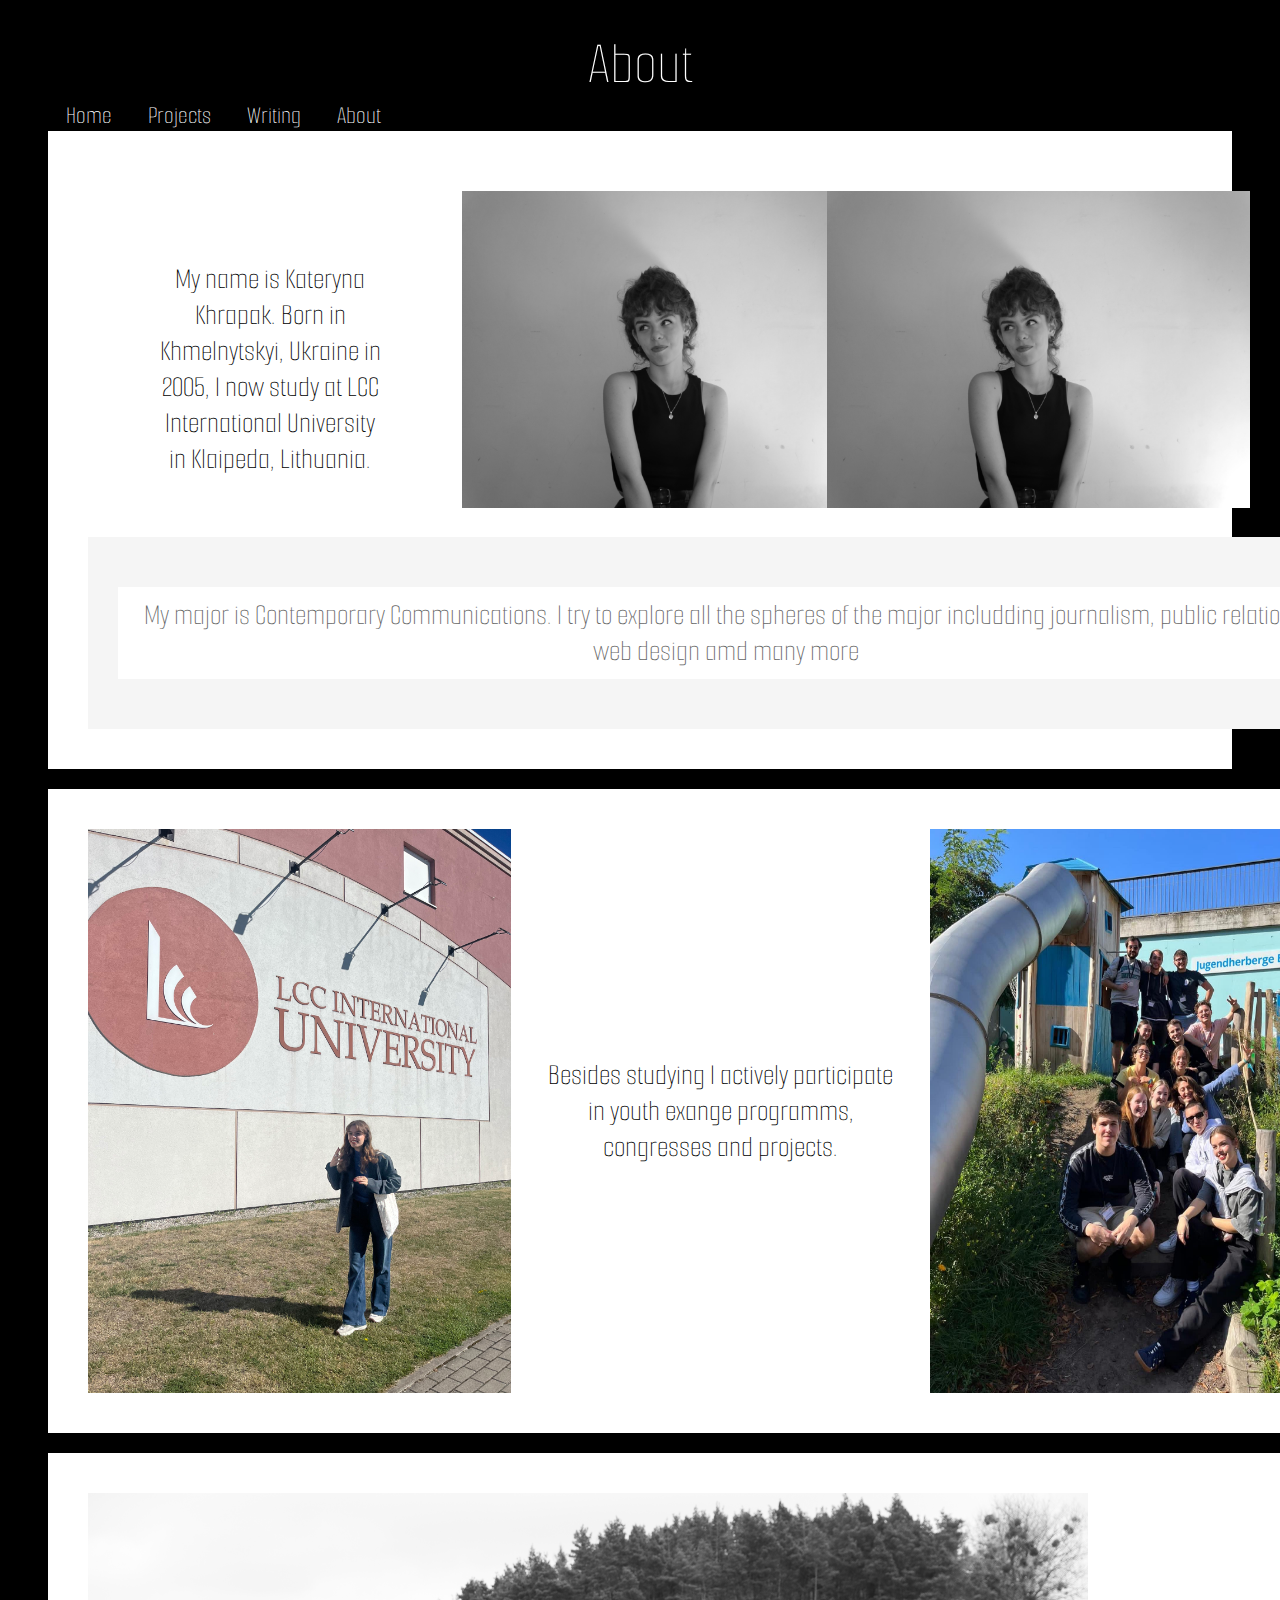
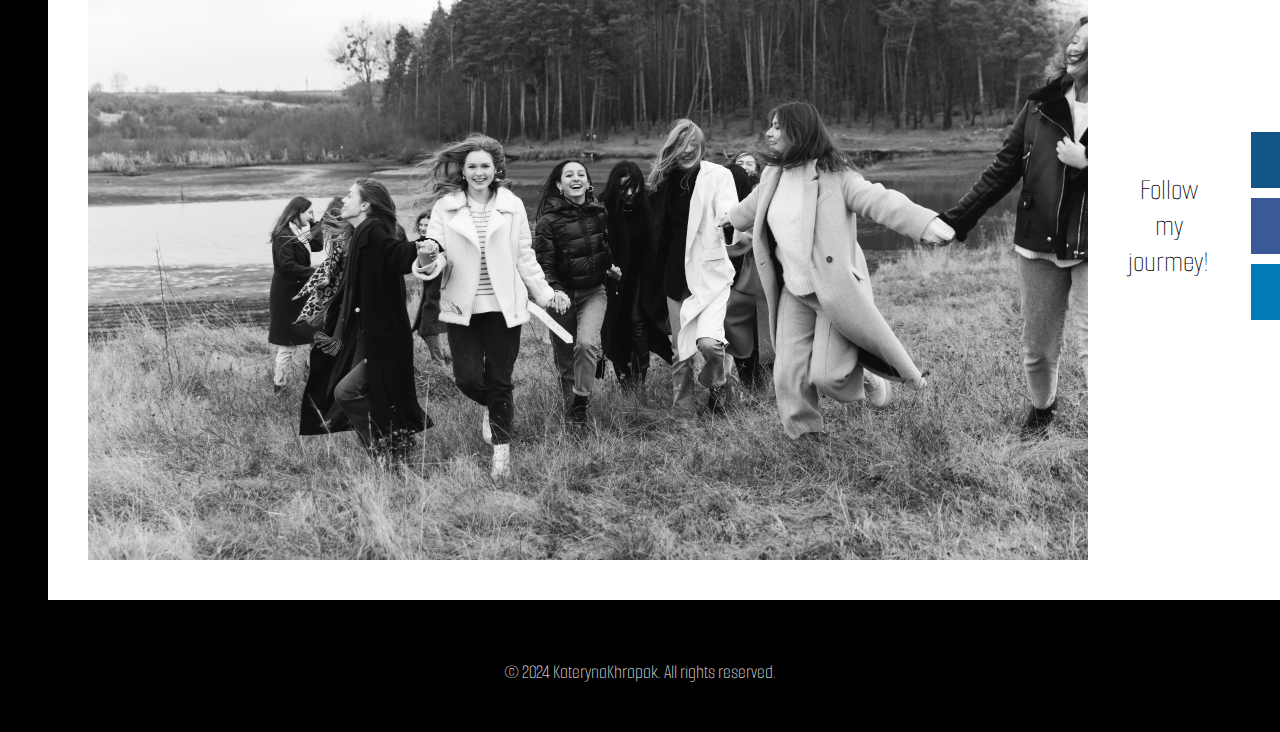
<file: about.html>
<!DOCTYPE html>
<html>
<head>
<title>Personal Project</title>
<link rel="stylesheet" href="style.css">
<link rel="preconnect" href="https://fonts.googleapis.com">
<link rel="preconnect" href="https://fonts.gstatic.com" crossorigin>
<link href="https://fonts.googleapis.com/css2?family=Cormorant+Garamond:ital,wght@0,300;0,400;0,500;0,600;0,700;1,300;1,400;1,500;1,600;1,700&family=Playfair+Display:ital,wght@0,400..900;1,400..900&family=Quicksand:wght@300..700&family=Rajdhani:wght@300;400;500;600;700&family=Raleway:ital,wght@0,100..900;1,100..900&family=Satisfy&family=Smooch+Sans:wght@100..900&family=Source+Code+Pro:ital,wght@0,300;1,300&display=swap" rel="stylesheet">
<link rel="stylesheet" href="https://cdnjs.cloudflare.com/ajax/libs/font-awesome/4.7.0/css/font-awesome.min.css">
<style>
body {
  font-family: "Smooch Sans", sans-serif;
  background-color: black;
}
</style>
</head>
<body>
  </div>

<div style="max-width:1500px">

  <!-- Header -->
  <header>
    <h2 class="heading">About</h2>
    <nav>
			<ul>
			  <li><a href="index.html">Home</a></li>
			  <li><a href="projects.html">Projects</a></li>
			  <li><a href="writing.html">Writing</a></li>
			  <li><a href="about.html">About</a></li>
			</ul>
        </nav>
  </header>
</div>

<main>
<div class="two-column">
<div>
  <p style="font-size: 30px; padding-top: 20px; margin: 50px;">
    My name is Kateryna Khrapak. Born in Khmelnytskyi, Ukraine in 2005, I now study at LCC International University in Klaipeda, Lithuania.
  </p>
</div>
<div>
    <img class="city-picture" src="IMG_9822.jpg" alt="portrait picture" />

</div>
<div>
    <img class="city-picture" src="IMG_9822.jpg" alt="portrait picture" />
</div>
<section style="background-color: #f5f5f5; padding: 20px; width: 1225px;">

  <p style="color: #666; font-size:30px; text-align: center;">My major is Contemporary Communications. I try to explore all the spheres of the major includding journalism, public relations, web design amd many more</p>
</section>
</div>
<section class="horizontal-section">
  <img class="uni-picture" src="IMG_1241.jpg" alt="a person near a university">
  <div class="text-container">
    <p style="font-size: 30px;">Besides studying I actively participate in youth exange programms, congresses and projects.</p>
  </div>
  <img class="uni-picture" style="padding-left: 20px; margin-right: 0px;" src="A5A68F9B-C518-45A1-8BFE-2B570A3D4346.JPG" alt="a group picture">
</section>
<section class="horizontal-section">
  <img class="people-picture" src="IMG_2282.JPG" alt="people in black and white">
  <div class="text-container">
    <p style="font-size: 30px; padding: 30px;">Follow my jourmey!</p>
  </div>
  <div class="row social" align="center">


     <a href="https://www.instagram.com/katia_khrapak?igsh=eDZkeXFna293MGlo" class="fa fa-instagram"></a>
     <a href="https://www.facebook.com/profile.php?id=100045488798828" class="fa fa-facebook"></a>
     <a href="https://www.linkedin.com/in/kateryna-khrapak-1ba0b2254" class="fa fa-linkedin"></a>

   </div>
</section>

</main>
<!-- Footer / About Section -->
<footer id="about">
    <p style="background-color: black">&copy; 2024 KaterynaKhrapak. All rights reserved.</p>

</footer>

</body>
</html>
</file>
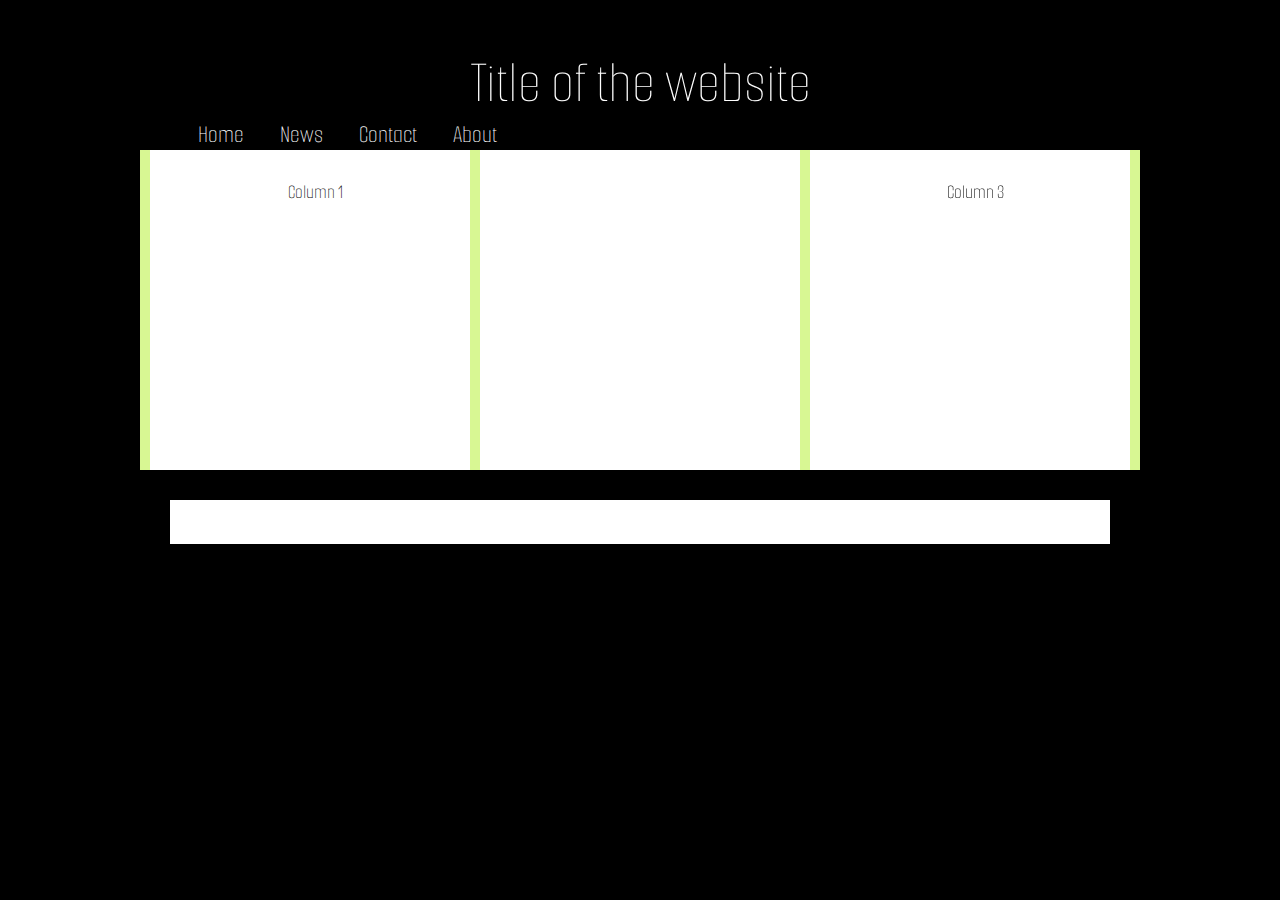
<file: Personal Website 4.html>
<!DOCTYPE html>
<html>
  <head>
    <title> Personal Website</title>
    <link rel="stylesheet" href="style.css" />
    <link rel="preconnect" href="https://fonts.googleapis.com">
    <link rel="preconnect" href="https://fonts.gstatic.com" crossorigin>
    <link href="https://fonts.googleapis.com/css2?family=Cormorant+Garamond:ital,wght@0,300;0,400;0,500;0,600;0,700;1,300;1,400;1,500;1,600;1,700&family=Playfair+Display:ital,wght@0,400..900;1,400..900&family=Quicksand:wght@300..700&family=Rajdhani:wght@300;400;500;600;700&family=Raleway:ital,wght@0,100..900;1,100..900&family=Satisfy&family=Smooch+Sans:wght@100..900&family=Source+Code+Pro:ital,wght@0,300;1,300&display=swap" rel="stylesheet">
  </head>
  <style>
  body {
    font-family: "Smooch Sans", sans-serif;
  }
  </style>
  <body id="home">
    font-family: "Smooch Sans", sans-serif;
    <div id="container">
      <header>
        <h2>Title of the website</h2>
        <nav>
			<ul>
			  <li class="active"><a href="index.html">Home</a></li>
			  <li><a href="news.html">News</a></li>
			  <li><a href="contact.html">Contact</a></li>
			  <li><a href="about.html">About</a></li>
			</ul>
        </nav>
      </header>
      <main>
      <div class="three-column">
        <div>
          <p> Column 1 </p>
        </div>
        <div>
          <iframe width="560" height="315" src="https://www.youtube.com/embed/bO755nPA8wM" title="YouTube video player" frameborder="0" allow="accelerometer; autoplay; clipboard-write; encrypted-media; gyroscope; picture-in-picture; web-share" allowfullscreen></iframe>
        </div>
        <div>
          <p> Column 3 </p>
        </div>
      </div>
      </main>
      <footer>
        <p>
          Footer text
        </p>
      </footer>
    </div>
  </body>
</html>
</file>
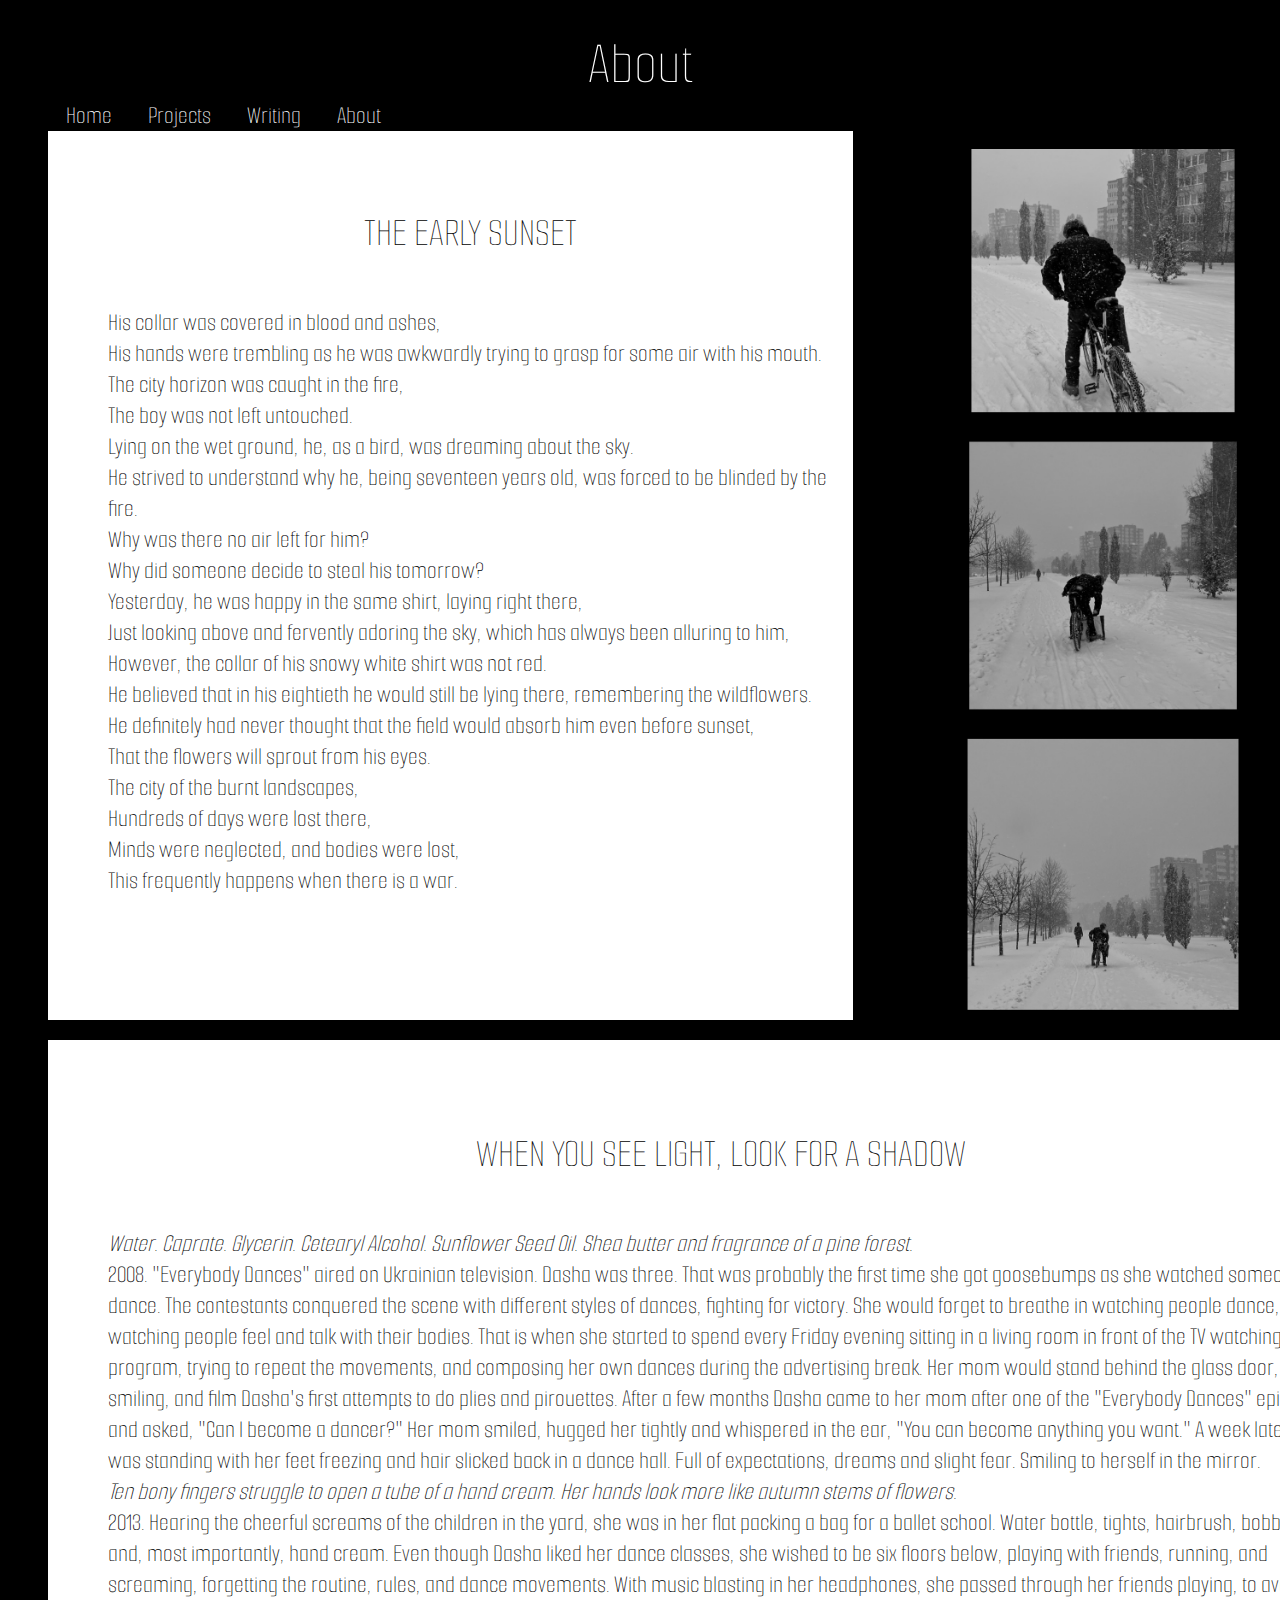
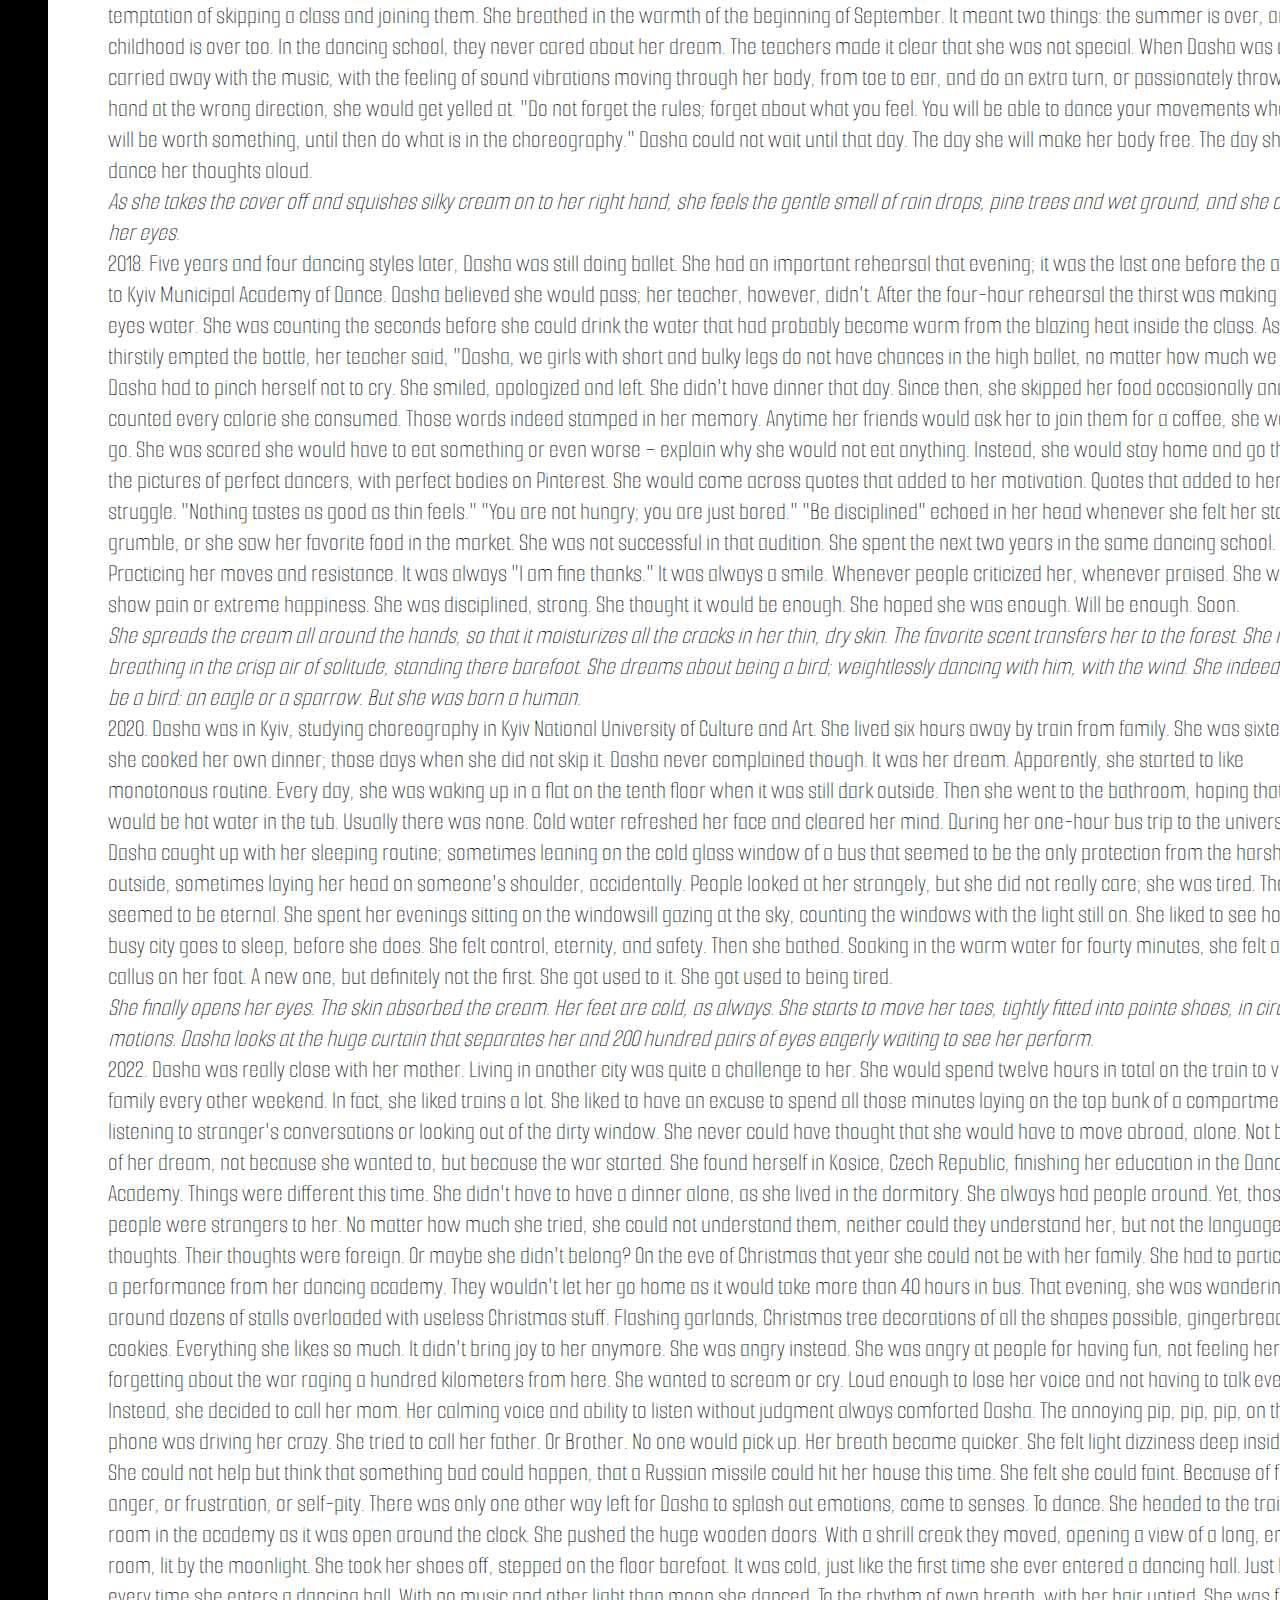
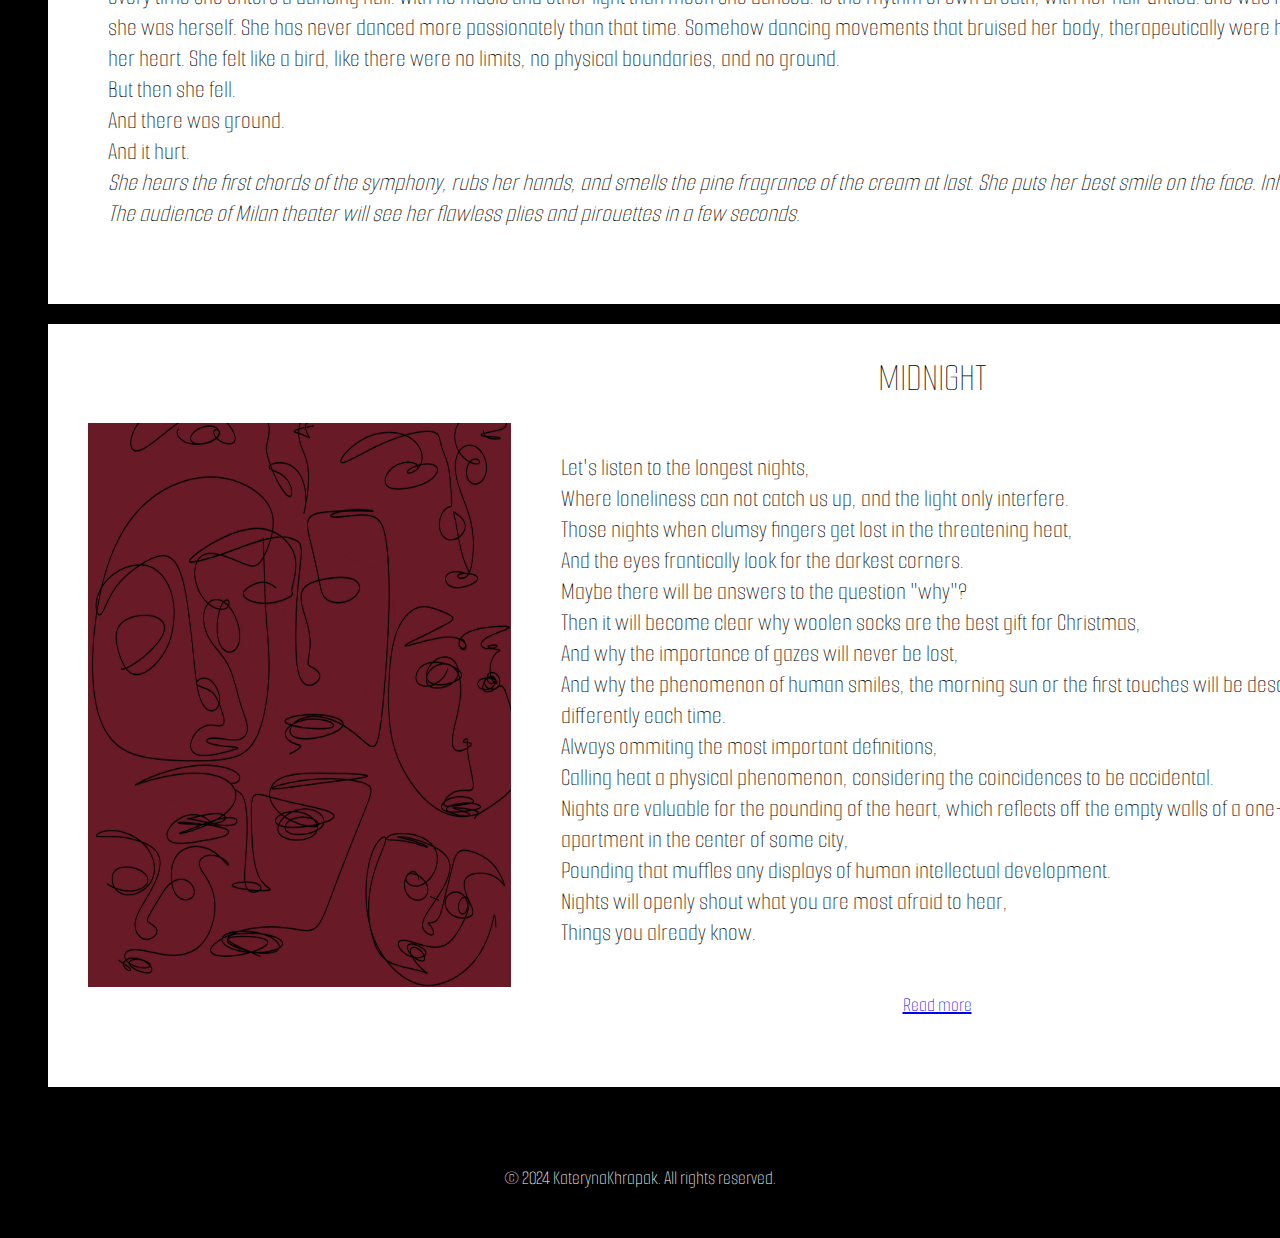
<file: writing.html>
<!DOCTYPE html>
<html>
<head>
<title>Personal Project</title>
<link rel="stylesheet" href="style.css">
<link rel="preconnect" href="https://fonts.googleapis.com">
<link rel="preconnect" href="https://fonts.gstatic.com" crossorigin>
<link href="https://fonts.googleapis.com/css2?family=Cormorant+Garamond:ital,wght@0,300;0,400;0,500;0,600;0,700;1,300;1,400;1,500;1,600;1,700&family=Playfair+Display:ital,wght@0,400..900;1,400..900&family=Quicksand:wght@300..700&family=Rajdhani:wght@300;400;500;600;700&family=Raleway:ital,wght@0,100..900;1,100..900&family=Satisfy&family=Smooch+Sans:wght@100..900&family=Source+Code+Pro:ital,wght@0,300;1,300&display=swap" rel="stylesheet">
<style>
body {
  font-family: "Smooch Sans", sans-serif;
  background-color: black;
}
</style>
</head>
<body>
  </div>

<div style="max-width:1500px">

  <!-- Header -->
  <header>
    <h2 class="heading">About</h2>
    <nav>
			<ul>
			  <li><a href="index.html">Home</a></li>
			  <li><a href="projects.html">Projects</a></li>
			  <li><a href="writing.html">Writing</a></li>
			  <li><a href="about.html">About</a></li>
			</ul>
        </nav>
  </header>
</div>
<main>
  <section id="poems" class="horizontal-section">
    <div class="poem">
      <h3>THE EARLY SUNSET</h3>
      <p style="text-align: left; font-size: 25px; ">His collar was covered in blood and ashes,<br>
      His hands were trembling as he was awkwardly trying to grasp for some air with his mouth.<br>
      The city horizon was caught in the fire,<br>
      The boy was not left untouched.<br>
      Lying on the wet ground, he, as a bird, was dreaming about the sky.<br>
      He strived to understand why he, being seventeen years old, was forced to be blinded by the fire.<br>
      Why was there no air left for him?<br>
      Why did someone decide to steal his tomorrow?<br>
      Yesterday, he was happy in the same shirt, laying right there,<br>
      Just looking above and fervently adoring the sky, which has always been alluring to him,<br>
      However, the collar of his snowy white shirt was not red.<br>
      He believed that in his eightieth he would still be lying there, remembering the wildflowers.<br>
      He definitely had never thought that the field would absorb him even before sunset,<br>
      That the flowers will sprout from his eyes.<br>

      The city of the burnt landscapes,<br>
      Hundreds of days were lost there,<br>
      Minds were neglected, and bodies were lost,<br>
      This frequently happens when there is a war.</p>
    </div>
    <div>
      <img class="bicycle" style="margin-top: -40px; margin-bottom: -45px; margin-right: 0px;" src="C06BC482-B8B5-473E-85E0-C75133483F7B.JPG" alt="bicycle photo">
    </div>
  </section>
  <section id="poems" class="horizontal-section">
    <div class="poem">
      <h3 style="padding-top: 60px;">WHEN YOU SEE LIGHT, LOOK FOR A SHADOW</h3>
      <p style="text-align: left; font-size: 25px; ">
        <em>Water. Caprate. Glycerin. Cetearyl Alcohol. Sunflower Seed Oil. Shea butter and fragrance of a pine forest.</em><br>
2008. "Everybody Dances" aired on Ukrainian television. Dasha was three. That was probably the first time she got goosebumps as she watched someone dance. The contestants conquered the scene with different styles of dances, fighting for victory. She would forget to breathe in watching people dance, watching people feel and talk with their bodies. That is when she started to spend every Friday evening sitting in a living room in front of the TV watching the program, trying to repeat the movements, and composing her own dances during the advertising break. Her mom would stand behind the glass door, smiling, and film Dasha's first attempts to do plies and pirouettes.
After a few months Dasha came to her mom after one of the "Everybody Dances" episode and asked, "Can I become a dancer?" Her mom smiled, hugged her tightly and whispered in the ear, "You can become anything you want."
A week later she was standing with her feet freezing and hair slicked back in a dance hall. Full of expectations, dreams and slight fear. Smiling to herself in the mirror.<br>
<em>Ten bony fingers struggle to open a tube of a hand cream. Her hands look more like autumn stems of flowers.</em><br>
2013. Hearing the cheerful screams of the children in the yard, she was in her flat packing a bag for a ballet school. Water bottle, tights, hairbrush, bobby pins and, most importantly, hand cream. Even though Dasha liked her dance classes, she wished to be six floors below, playing with friends, running, and screaming, forgetting the routine, rules, and dance movements. With music blasting in her headphones, she passed through her friends playing, to avoid temptation of skipping a class and joining them. She breathed in the warmth of the beginning of September. It meant two things: the summer is over, and childhood is over too.
In the dancing school, they never cared about her dream. The teachers made it clear that she was not special. When Dasha was getting carried away with the music, with the feeling of sound vibrations moving through her body, from toe to ear, and do an extra turn, or passionately throw her hand at the wrong direction, she would get yelled at. "Do not forget the rules; forget about what you feel. You will be able to dance your movements when you will be worth something, until then do what is in the choreography." Dasha could not wait until that day. The day she will make her body free. The day she will dance her thoughts aloud.<br>
<em>As she takes the cover off and squishes silky cream on to her right hand, she feels the gentle smell of rain drops, pine trees and wet ground, and she closes her eyes.</em><br>
2018. Five years and four dancing styles later, Dasha was still doing ballet. She had an important rehearsal that evening; it was the last one before the auditions to Kyiv Municipal Academy of Dance. Dasha believed she would pass; her teacher, however, didn't. After the four-hour rehearsal the thirst was making her eyes water. She was counting the seconds before she could drink the water that had probably become warm from the blazing heat inside the class. As she thirstily empted the bottle, her teacher said, "Dasha, we girls with short and bulky legs do not have chances in the high ballet, no matter how much we try."
Dasha had to pinch herself not to cry. She smiled, apologized and left. She didn't have dinner that day. Since then, she skipped her food occasionally and counted every calorie she consumed. Those words indeed stamped in her memory. Anytime her friends would ask her to join them for a coffee, she would not go. She was scared she would have to eat something or even worse – explain why she would not eat anything. Instead, she would stay home and go through the pictures of perfect dancers, with perfect bodies on Pinterest. She would come across quotes that added to her motivation. Quotes that added to her struggle. "Nothing tastes as good as thin feels." "You are not hungry; you are just bored." "Be disciplined" echoed in her head whenever she felt her stomach grumble, or she saw her favorite food in the market.
She was not successful in that audition. She spent the next two years in the same dancing school. Practicing her moves and resistance. It was always "I am fine thanks." It was always a smile. Whenever people criticized her, whenever praised. She would not show pain or extreme happiness. She was disciplined, strong. She thought it would be enough. She hoped she was enough. Will be enough. Soon.<br>
<em>She spreads the cream all around the hands, so that it moisturizes all the cracks in her thin, dry skin. The favorite scent transfers her to the forest. She is breathing in the crisp air of solitude, standing there barefoot. She dreams about being a bird; weightlessly dancing with him, with the wind. She indeed could be a bird: an eagle or a sparrow. But she was born a human.</em><br>
2020. Dasha was in Kyiv, studying choreography in Kyiv National University of Culture and Art. She lived six hours away by train from family. She was sixteen and she cooked her own dinner; those days when she did not skip it. Dasha never complained though. It was her dream. Apparently, she started to like monotonous routine. Every day, she was waking up in a flat on the tenth floor when it was still dark outside. Then she went to the bathroom, hoping that there would be hot water in the tub. Usually there was none. Cold water refreshed her face and cleared her mind.
During her one-hour bus trip to the university, Dasha caught up with her sleeping routine; sometimes leaning on the cold glass window of a bus that seemed to be the only protection from the harsh winter outside, sometimes laying her head on someone's shoulder, accidentally. People looked at her strangely, but she did not really care; she was tired.
The winter seemed to be eternal. She spent her evenings sitting on the windowsill gazing at the sky, counting the windows with the light still on. She liked to see how the busy city goes to sleep, before she does. She felt control, eternity, and safety. Then she bathed. Soaking in the warm water for fourty minutes, she felt a new callus on her foot. A new one, but definitely not the first. She got used to it. She got used to being tired.<br>
<em>She finally opens her eyes. The skin absorbed the cream. Her feet are cold, as always. She starts to move her toes, tightly fitted into pointe shoes, in circular motions. Dasha looks at the huge curtain that separates her and 200 hundred pairs of eyes eagerly waiting to see her perform.</em><br>
2022. Dasha was really close with her mother. Living in another city was quite a challenge to her. She would spend twelve hours in total on the train to visit her family every other weekend. In fact, she liked trains a lot. She liked to have an excuse to spend all those minutes laying on the top bunk of a compartment, listening to stranger's conversations or looking out of the dirty window.
She never could have thought that she would have to move abroad, alone. Not because of her dream, not because she wanted to, but because the war started. She found herself in Kosice, Czech Republic, finishing her education in the Dancing Academy.
Things were different this time. She didn't have to have a dinner alone, as she lived in the dormitory. She always had people around. Yet, those people were strangers to her. No matter how much she tried, she could not understand them, neither could they understand her, but not the language, the thoughts. Their thoughts were foreign. Or maybe she didn't belong?
On the eve of Christmas that year she could not be with her family. She had to participate in a performance from her dancing academy. They wouldn't let her go home as it would take more than 40 hours in bus. That evening, she was wandering around dozens of stalls overloaded with useless Christmas stuff. Flashing garlands, Christmas tree decorations of all the shapes possible, gingerbread cookies. Everything she likes so much. It didn't bring joy to her anymore. She was angry instead. She was angry at people for having fun, not feeling her pain, forgetting about the war raging a hundred kilometers from here. She wanted to scream or cry. Loud enough to lose her voice and not having to talk ever again. Instead, she decided to call her mom. Her calming voice and ability to listen without judgment always comforted Dasha.
The annoying pip, pip, pip, on the phone was driving her crazy. She tried to call her father. Or Brother. No one would pick up. Her breath became quicker. She felt light dizziness deep inside head. She could not help but think that something bad could happen, that a Russian missile could hit her house this time. She felt she could faint. Because of fear, or anger, or frustration, or self-pity.
There was only one other way left for Dasha to splash out emotions, come to senses. To dance. She headed to the training room in the academy as it was open around the clock. She pushed the huge wooden doors. With a shrill creak they moved, opening a view of a long, empty room, lit by the moonlight. She took her shoes off, stepped on the floor barefoot. It was cold, just like the first time she ever entered a dancing hall. Just like every time she enters a dancing hall. With no music and other light than moon she danced. To the rhythm of own breath, with her hair untied. She was free, she was herself.
She has never danced more passionately than that time. Somehow dancing movements that bruised her body, therapeutically were healing her heart. She felt like a bird, like there were no limits, no physical boundaries, and no ground.<br>
But then she fell.<br>
And there was ground.<br>
And it hurt.<br>
<em>She hears the first chords of the symphony, rubs her hands, and smells the pine fragrance of the cream at last. She puts her best smile on the face. Inhales. The audience of Milan theater will see her flawless plies and pirouettes in a few seconds.</em><br>
</p>
    </div>
  </section>
  <section id="poems" class="horizontal-section">
    <div>
      <img class="uni-picture" style="margin-top: -40px; margin-bottom: -45px; margin-right: 0px;" src="doodles.JPG" alt="faces">
    </div>
    <div class="poem">
      <h3>MIDNIGHT</h3>
      <p style="text-align: left; font-size: 25px; padding-left: 40px;">
Let's listen to the longest nights,<br>
Where loneliness can not catch us up, and the light only interfere.<br>
Those nights when clumsy fingers get lost in the threatening heat,<br>
And the eyes frantically look for the darkest corners.<br>
Maybe there will be answers to the question "why"?<br>
Then it will become clear why woolen socks are the best gift for Christmas,<br>
And why the importance of gazes will never be lost,<br>
And why the phenomenon of human smiles, the morning sun or the first touches will be described differently each time.<br>
Always ommiting the most important definitions,<br>
Calling heat a physical phenomenon, considering the coincidences to be accidental.<br>
Nights are valuable for the pounding of the heart, which reflects off the empty walls of a one-room apartment in the center of some city,<br>
Pounding that muffles any displays of human intellectual development.<br>
Nights will openly shout what you are most afraid to hear,<br>
Things you already know.<br></p>
<p><a href="https://www.instagram.com/slovotvir?igsh=MXZnN3hwMjhnOXNncA==">Read more</a></p>
    </div>

  </section>
</main>

   -->
  </div>

</section>
      </main>
      <footer>
          <p style="background-color: black">&copy; 2024 KaterynaKhrapak. All rights reserved.</p>
      </footer>
    </div>
  </body>
</html>
</file>
<file: style.css>
body {
  background-color: black;
	font-weight: 200;
}
#home {
background-color: black;
}
#home .two-column {
background-color: red;
}

#projects {
background-color: white;
}

#projects .two-column {
background-color: white;
}

.image-container {
  display: flex;
}

.smooch-sans {
  font-family: "Smooch Sans", sans-serif;
  font-optical-sizing: auto;
  font-weight: <weight>;
  font-style: normal;
}

.background-container {
  background-image: url("IMG_9781 copy.jpg");
  background-size: cover;
  background-position: center;
  height: 800px;
}

.contact{
  font-family: "Smooch Sans", sans-serif;
  text-align: center;
  padding: 10px;
  font-weight: lighter;
}

.submit{
  display: flex;
  justify-content: center;
}

.heading{
  color: white;
}

.city-picture{
  width: 423px;
  height: auto;
}

.uni-picture{
  width: 423px;
  height: 564px;
  margin-right: 10px;
}
.bicycle{
  width:500px;
  height: auto;
}
.people-picture{
  width: 1000px;
  height: auto;
}
.peace-picture{
  width: 600px;
  height: auto;
}
.event-picture{
  width: 423px;
  height: 290px;
}

b {
   font-weight: lighter;
}

h1 {
  font-family: "Smooch Sans", sans-serif;
  padding-top: -10px;
	font-weight: lighter;
	font-size: 60px;
  color: black;
  text-align: center;
  background-color: white;
}

ul {
  list-style-type: none;
  margin: 0 0 0 40px;
  padding: 0;
  overflow: hidden;
  font-family: "Smooch Sans", sans-serif;
}

li {
  float: left;
  padding: 0 10px 0 10px;
}

li a {
  font-family: "Smooch Sans", sans-serif;
  padding: 8px;
  text-decoration: none;
  color: white;
  font-size: 25px;
}

header h2 {
  font-family: "Smooch Sans", sans-serif;
  color: white;
  margin: 0;
  padding-top: 20px;
  text-align: center;
  font-size: 60px;
  font-weight: lighter;
}

p{
  font-family: "Smooch Sans", sans-serif;
  background-color: white;
  font-size: 20px;
  color: black;
  padding: 10px;
  margin-left: 10px;
  text-align: center;
}


footer {
  background-color: black;
  padding: 30px;
}
footer p {
  color: white;
  margin: 0;

}
label {
  color: white;
}
input {
  background-color: white;
}

button {
  display: inline-block;
}

#container {
  width: 1000px;
  margin: 0 auto;
  padding: 0;
}
.two-column {
  display: grid;
  grid-template-columns: 33% 33% 33%;
  padding: 40px;
  background-color: white;
  margin-left: 40px;
  margin-right: 40px;
  margin-bottom: 20px;
}
.two-column div {
  margin-top: 20px;
  margin-right: 10px;
  margin-left: 10px;
  background-color: white;
}

.three-column {
  width: 1000px;
  display: grid;
  grid-template-columns: 33% 33% 33%;
  background-color: #D8F793;
  padding-left: 100px;
  padding: 0px;

}

.three-column div {
  background-color: #fff;
  margin-righ: 10px;
  margin-left: 10px;
}

.poem h3 {
  font-family: "Smooch Sans", sans-serif;
  color: black;
  text-align: center;
  font-weight: lighter;
  font-size: 40px;
  margin-top: -10px;

}

.horizontal-section {
  display: flex;
  align-items: center;
  background-color: white;
  width: 1265px;
  margin-left: 40px;
  margin-right: 40px;
  margin-bottom: 20px;
  padding: 40px;
}

.text-container {
  flex-grow: 1;
  text-align: center;
}
.fa {
  padding: 20px;
  font-size: 30px;
  width: 50px;
  text-align: center;
  text-decoration: none;
  margin: 5px 2px;
}
.fa:hover {
    opacity: 0.7;
}
.fa-instagram {
  background: #125688;
  color: white;
}
.fa-facebook {
  background: #3B5998;
  color: white;
}
.fa-linkedin {
  background: #007bb5;
  color: white;
}
</file>
